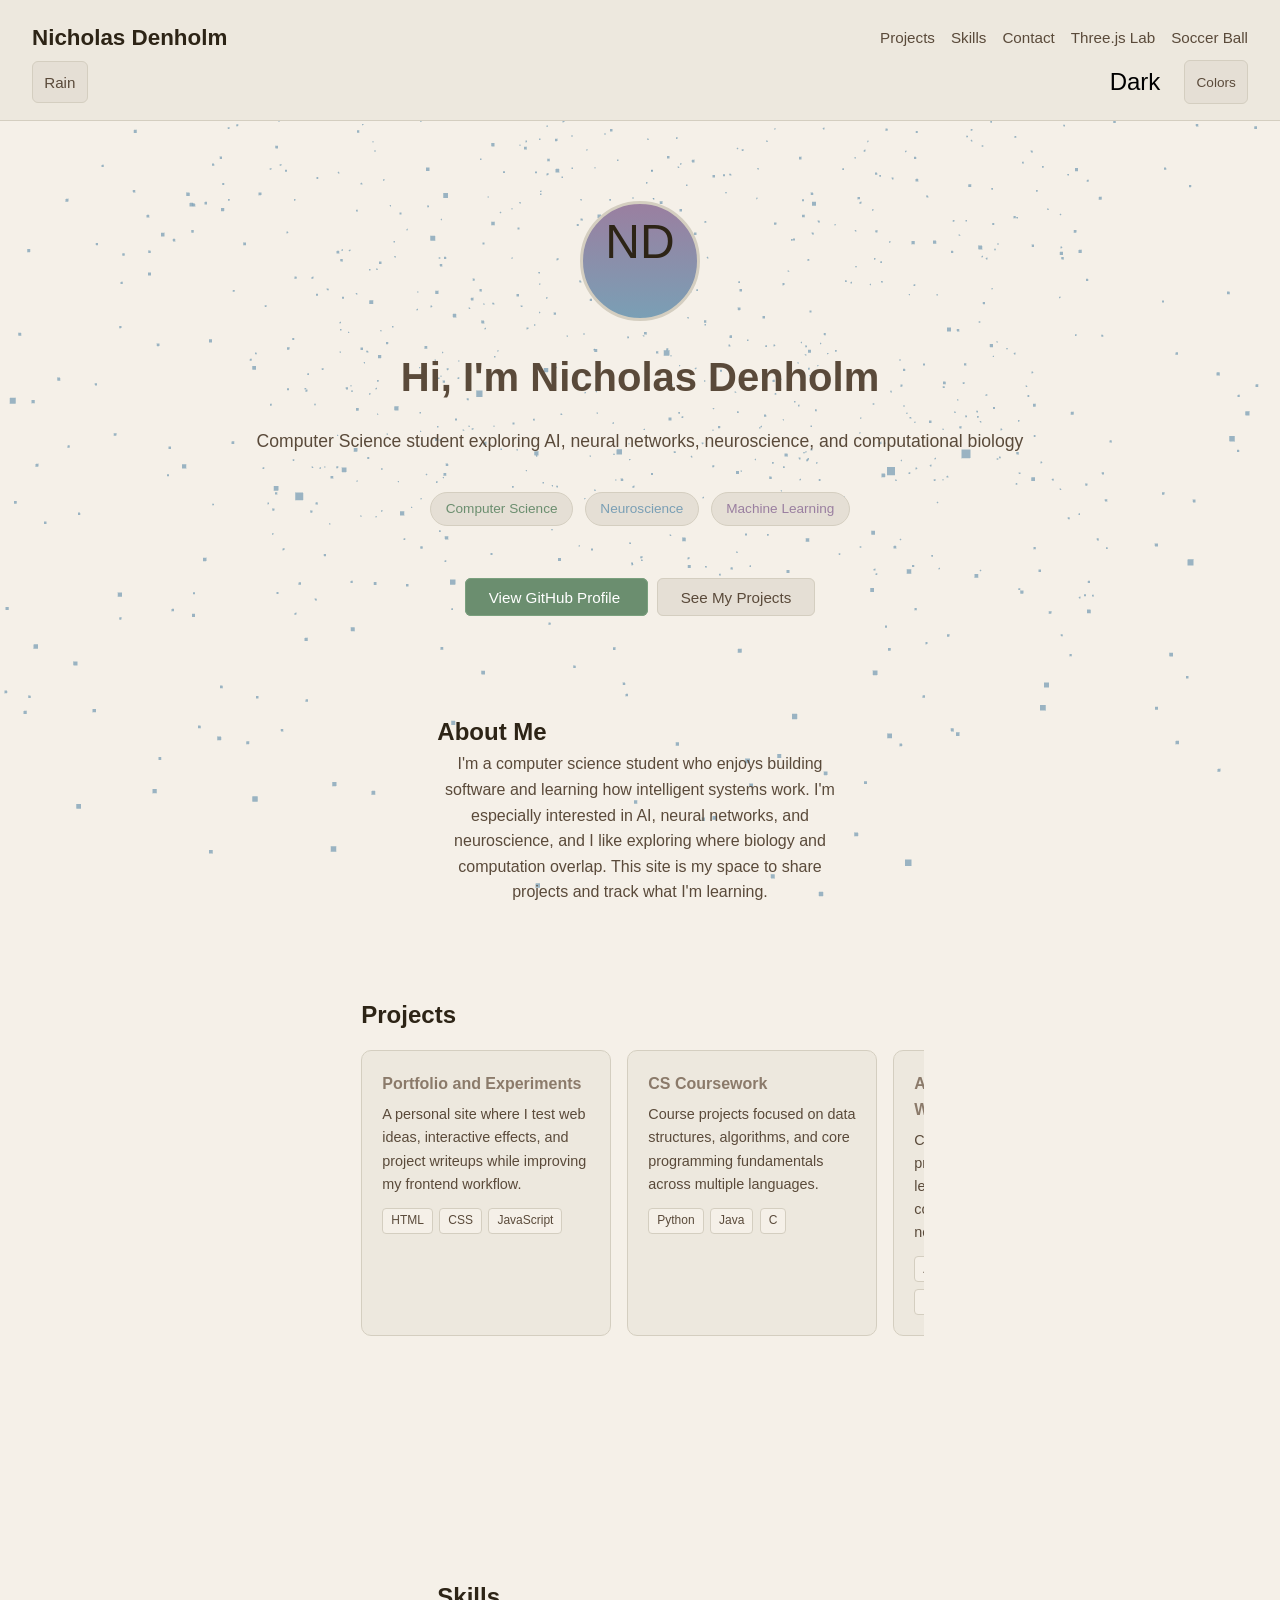
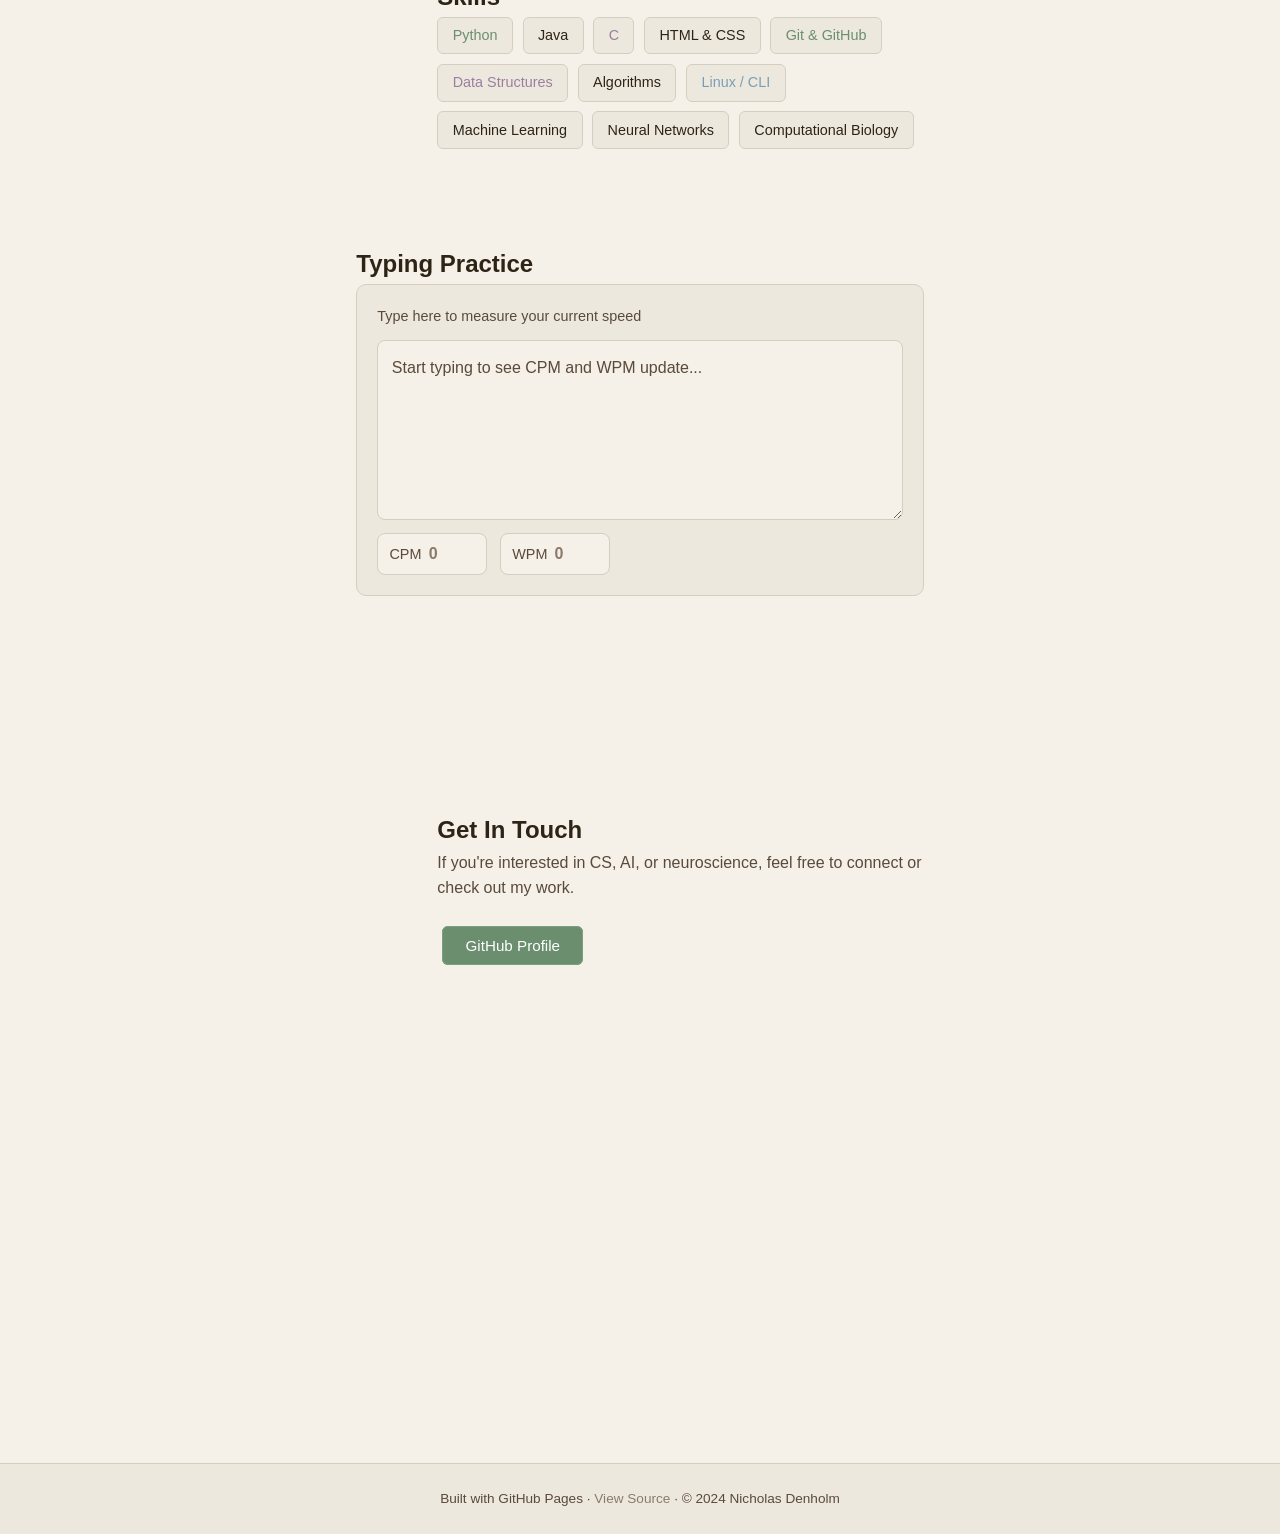
<file: index.html>
<!DOCTYPE html>
<html lang="en">
  <head>
    <meta charset="UTF-8" />
    <meta http-equiv="refresh" content="0; url=./html/index.html" />
    <meta name="viewport" content="width=device-width, initial-scale=1.0" />
    <title>Redirecting...</title>
    <script>
      window.location.replace('./html/index.html');
    </script>
  </head>
  <body>
    <p>Redirecting to <a href="./html/index.html">site home</a>...</p>
  </body>
</html>
</file>
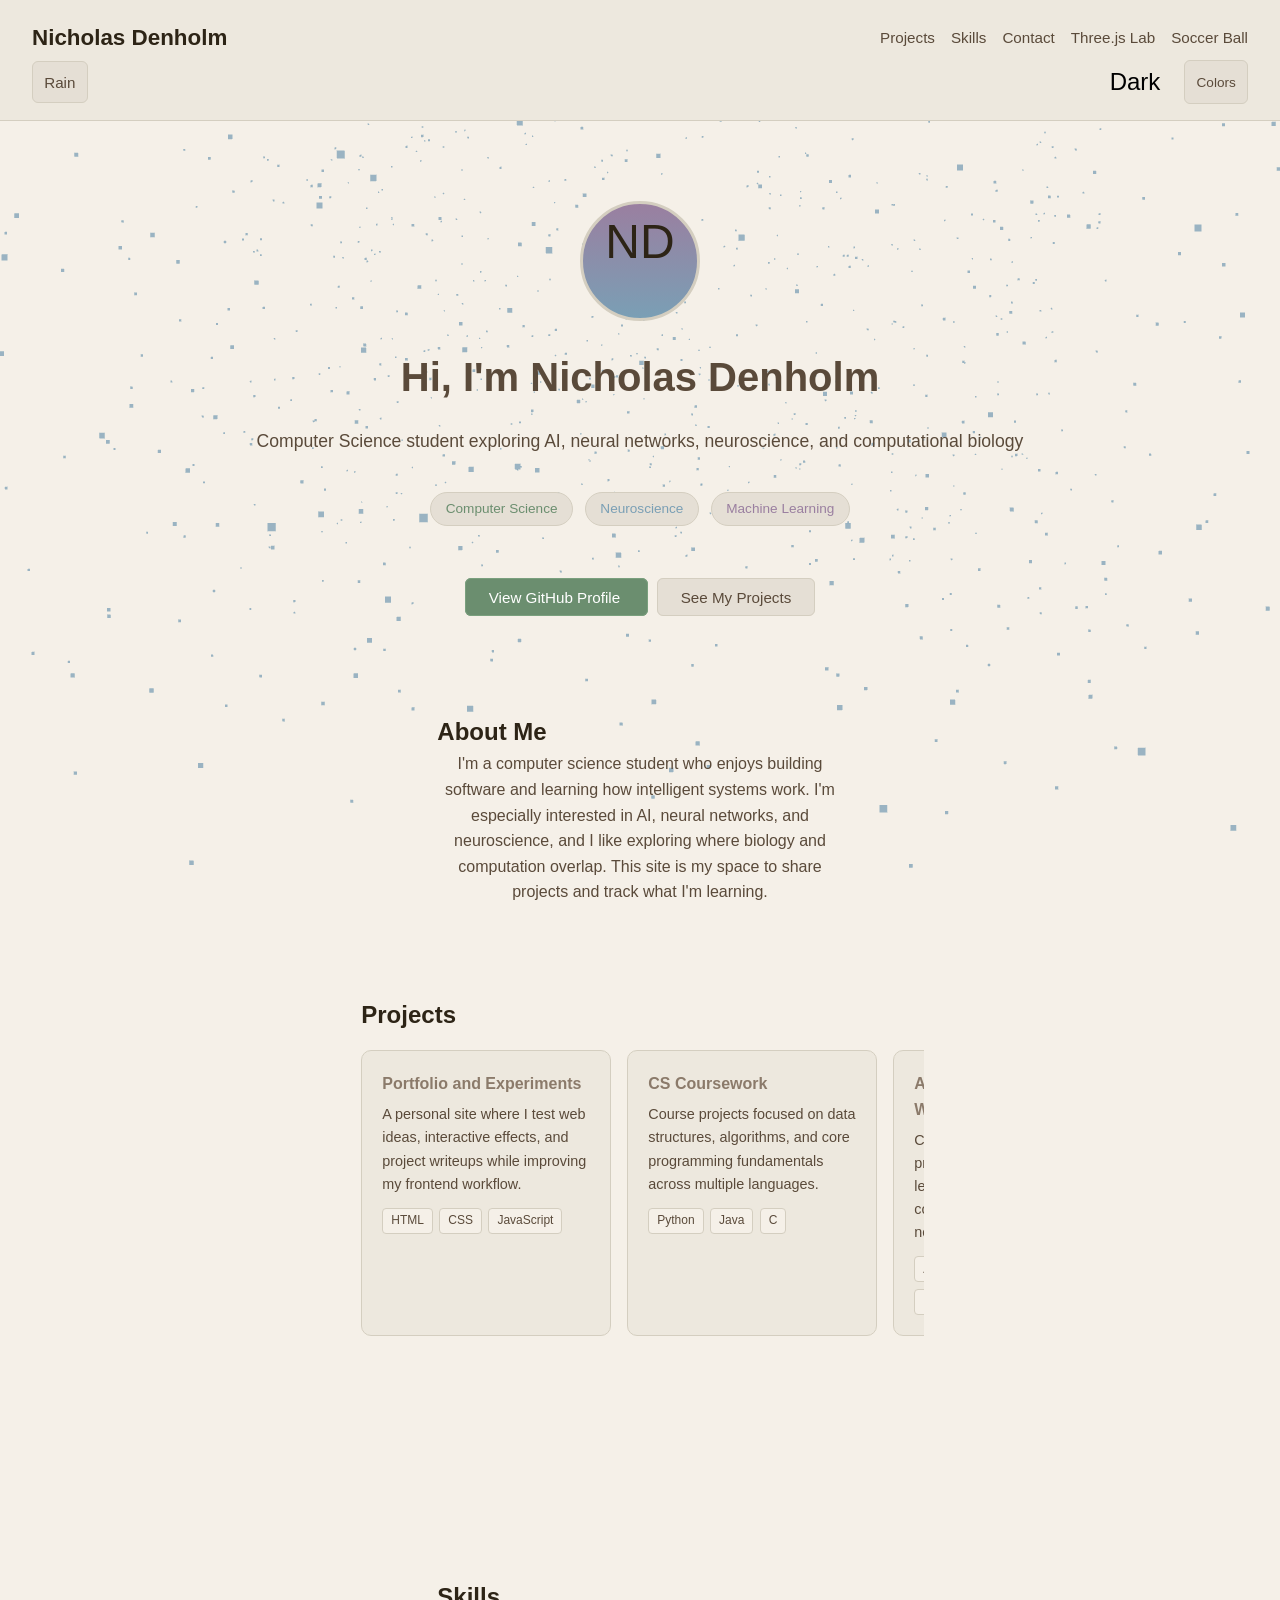
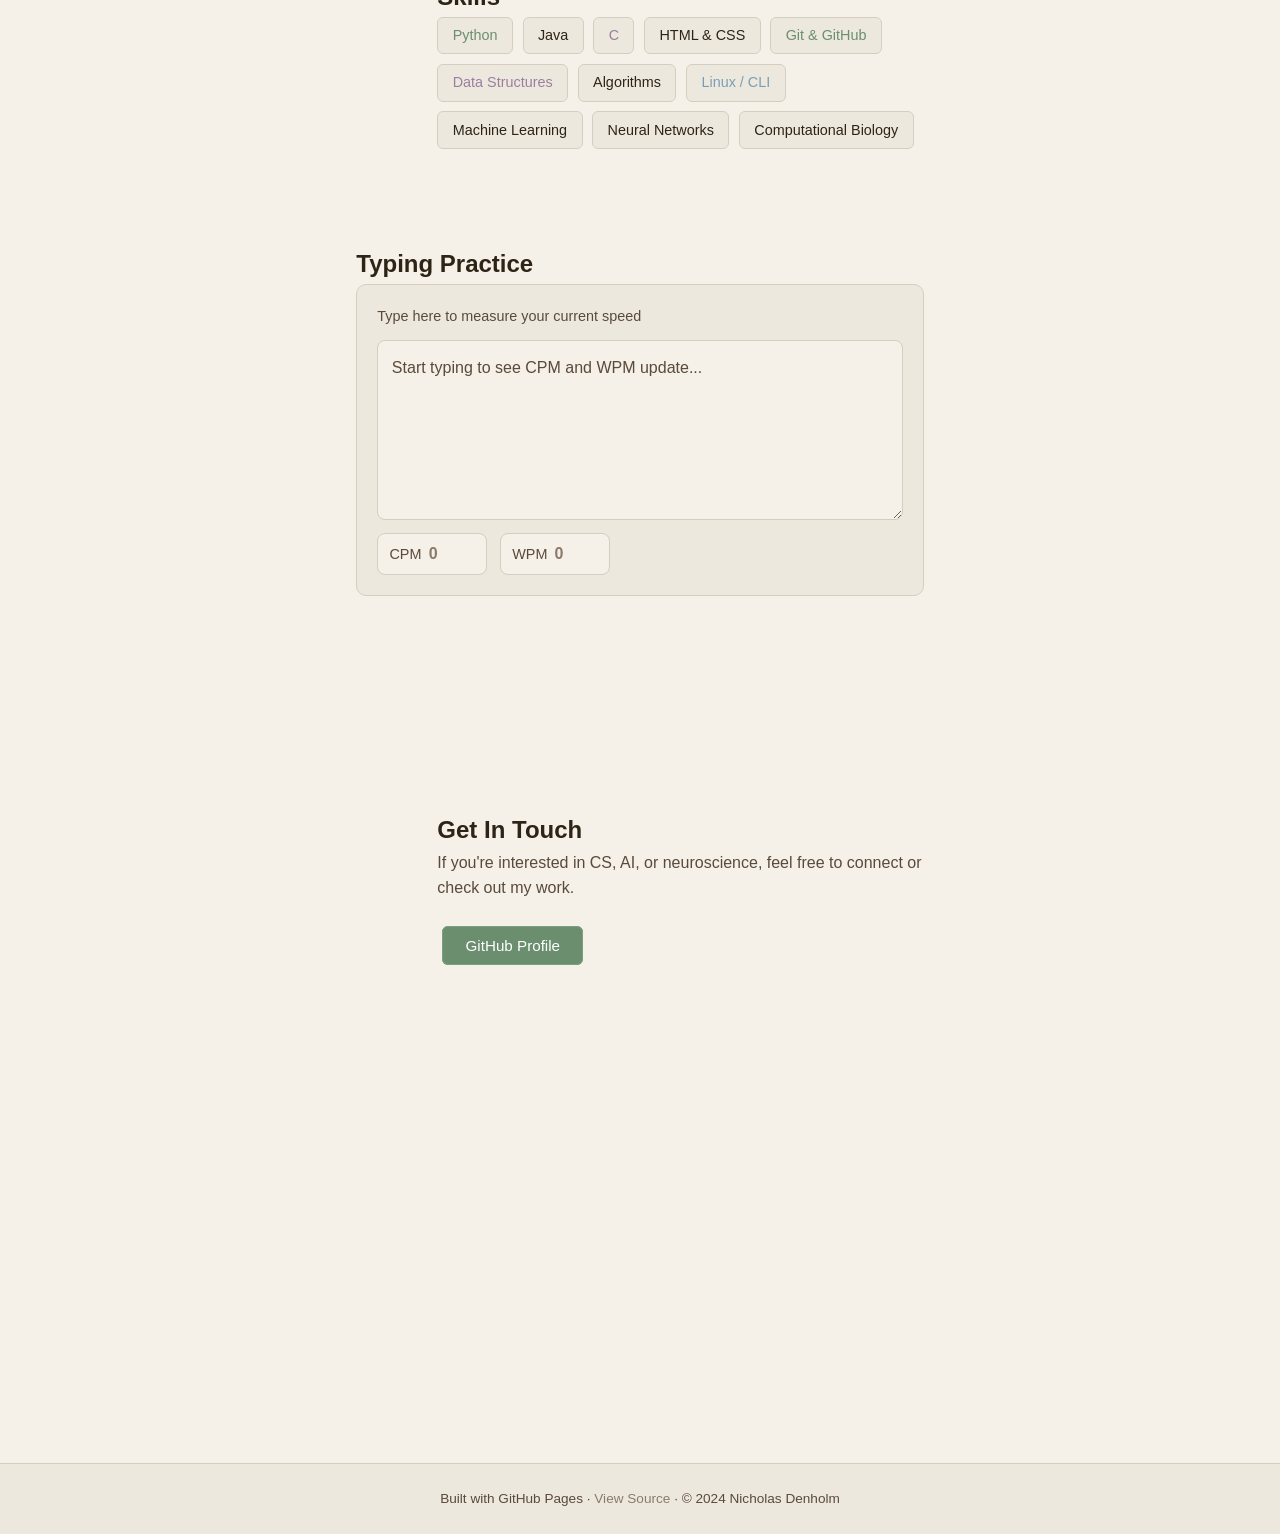
<file: html/index.html>
<!DOCTYPE html>
<html lang="en" data-theme="auto">
  <head>
    <meta charset="UTF-8" />
    <meta name="viewport" content="width=device-width, initial-scale=1.0" />
    <meta name="description" content="Nicholas Denholm – Computer Science student interested in AI, neural networks, neuroscience, and computational biology." />
    <title>Nicholas Denholm | CS, AI, and Neuroscience</title>
    <link rel="stylesheet" href="../css/style.css" />
    <link rel="stylesheet" href="../css/textpeed.css" />
    <script src="../js/theme.js" defer></script>
    <script src="../js/typingspeed.js" defer></script>
    <script src="../js/vendor/three.min.js" defer></script>
    <script src="../js/rain-effect.js" defer></script>
  </head>
  <body>

    <header>
      <span class="logo">Nicholas Denholm</span>
      <nav class="header nav">
        <a href="#projects">Projects</a>
        <a href="#skills">Skills</a>
        <a href="#contact">Contact</a>
        <a href="three-lab.html">Three.js Lab</a>
        <a href="soccer-ball.html">Soccer Ball</a>
      </nav>
      <div class="theme-box">
        <button id="theme-toggle" class="theme-toggle" aria-label="Toggle theme">
          <span id="theme-icon">Theme</span>
        </button>
        <button id="theme-editor-toggle" class="editor-toggle theme-editor-toggle" type="button" aria-label="Open color settings">
          Colors
        </button>
      </div>
      <div class="rain-box">
        <button id="rain-editor-toggle" class="editor-toggle rain-editor-toggle" type="button" aria-label="Open rain settings">
          Rain
        </button>
      </div>
    </header>

    <aside id="theme-editor" class="theme-editor" hidden>
      <div class="theme-editor-header">
        <h2>Color Settings</h2>
      </div>
      <p class="theme-editor-help">Choose a mode and adjust colors. Changes are saved automatically.</p>
      <div class="theme-editor-row">
        <label for="theme-editor-mode">Editing</label>
        <select id="theme-editor-mode">
          <option value="light">Light</option>
          <option value="dark">Dark</option>
        </select>
      </div>
      <div id="theme-editor-controls" class="theme-editor-controls"></div>
      <div class="theme-editor-actions">
        <button id="theme-reset-mode" class="btn btn-secondary" type="button">Reset Mode</button>
        <button id="theme-reset-all" class="btn btn-secondary" type="button">Reset All</button>
      </div>
    </aside>

    <aside id="rain-editor" class="rain-editor" hidden>
      <div class="rain-editor-header">
        <h2>Rain Settings</h2>
      </div>
      <p class="rain-editor-help">Tune speed, wind direction, deflection strength, and rain color.</p>
      <div class="rain-editor-controls">
        <div class="rain-editor-control">
          <label for="rain-speed">Speed</label>
          <input id="rain-speed" type="range" min="-1" max="1" step="0.05" />
          <span id="rain-speed-value">1.0x</span>
        </div>
        <div class="rain-editor-control">
          <label for="rain-direction">Direction</label>
          <input id="rain-direction" type="range" min="-0.5" max="0.5" step="0.01" />
          <span id="rain-direction-value">0.00</span>
        </div>
        <div class="rain-editor-control">
          <label for="rain-deflection">Deflection</label>
          <input id="rain-deflection" type="range" min="0" max="3" step="0.01" />
          <span id="rain-deflection-value">0.42</span>
        </div>
        <div class="rain-editor-control">
          <label for="rain-color">Color</label>
          <input id="rain-color" type="color" />
        </div>
      </div>
      <div class="rain-editor-actions">
        <button id="rain-reset" class="btn btn-secondary" type="button">Reset Rain</button>
      </div>
    </aside>

    <!-- Hero -->
    <section class="hero">
      <div class="avatar">ND</div>
      <h1>Hi, I'm Nicholas Denholm</h1>
      <p class="subtitle">Computer Science student exploring AI, neural networks, neuroscience, and computational biology</p>
      <div class="badges">
        <span class="badge green">Computer Science</span>
        <span class="badge blue">Neuroscience</span>
        <span class="badge purple">Machine Learning</span>
      </div>
      <div class="github-hero-button">
        <a class="btn btn-primary" href="https://github.com/NicholasDenholm" target="_blank" rel="noopener noreferrer">
          View GitHub Profile
        </a>
        <a class="btn btn-secondary" href="#projects">See My Projects</a>
      </div>
    </section>

    <main>

      <!-- About -->
      <section class= "group-1" id="about" style="margin-bottom: 3rem;">
        <h2 class="section-title">About Me</h2>
        <p style="max-width:700px; margin: 0 auto; text-align: center;">
          I'm a computer science student who enjoys building software and learning how
          intelligent systems work. I'm especially interested in AI, neural networks, and
          neuroscience, and I like exploring where biology and computation overlap. This
          site is my space to share projects and track what I'm learning.
        </p>
      </section>

      <!-- Projects -->
      <section class="group-2" id="projects" style="margin-bottom: 3rem;">
        <h2 class="section-title">Projects</h2>
        <div class="cards">
          <div class="card">
            <h3>Portfolio and Experiments</h3>
            <p>A personal site where I test web ideas, interactive effects, and project writeups while improving my frontend workflow.</p>
            <div class="card-tags">
              <span class="tag">HTML</span>
              <span class="tag">CSS</span>
              <span class="tag">JavaScript</span>
            </div>
          </div>
          <div class="card">
            <h3>CS Coursework</h3>
            <p>Course projects focused on data structures, algorithms, and core programming fundamentals across multiple languages.</p>
            <div class="card-tags">
              <span class="tag">Python</span>
              <span class="tag">Java</span>
              <span class="tag">C</span>
            </div>
          </div>
          <div class="card">
            <h3>AI and Neuro-Inspired Work</h3>
            <p>Current focus: building small projects around machine learning and neural-network concepts inspired by neuroscience.</p>
            <div class="card-tags">
              <span class="tag">AI</span>
              <span class="tag">Neural Networks</span>
              <span class="tag">Neuroscience</span>
            </div>
          </div>
        </div>
      </section>

      <!-- Skills -->
      <section class="group-3" id="skills" style="margin-bottom: 3rem;">
        <h2 class="section-title">Skills</h2>
        <div class="skills-list">
          <span class="skill-chip badge green">Python</span>
          <span class="skill-chip">Java</span>
          <span class="skill-chip badge purple">C</span>
          <span class="skill-chip">HTML &amp; CSS</span>
          <span class="skill-chip badge green">Git &amp; GitHub</span>
          <span class="skill-chip badge purple">Data Structures</span>
          <span class="skill-chip">Algorithms</span>
          <span class="skill-chip badge blue">Linux / CLI</span>
          <span class="skill-chip">Machine Learning</span>
          <span class="skill-chip">Neural Networks</span>
          <span class="skill-chip">Computational Biology</span>
        </div>
      </section>
      
      <section class="group-4" id="typing-practice" style="margin-bottom: 3rem;">
        <h2 class="section-title">Typing Practice</h2>
        <form id="tipper">
          <label for="textariffic" class="label">Type here to measure your current speed</label>
          <textarea id="textariffic" placeholder="Start typing to see CPM and WPM update..."></textarea>
          <div class="typing-stats">
            <p><span class="label">CPM</span><span id="CPM">0</span></p>
            <p><span class="label">WPM</span><span id="WPM">0</span></p>
          </div>
        </form>
      </section>

      <!-- Contact -->
      <section class="contact-section group-5" id="contact" style="margin-bottom: 3rem;">
        <h2 class="section-title">Get In Touch</h2>
        <p class="contact-p">If you're interested in CS, AI, or neuroscience, feel free to connect or check out my work.</p>
        <a class="btn btn-primary github-hero-button"
           href="https://github.com/NicholasDenholm"
           target="_blank"
           rel="noopener noreferrer">
          GitHub Profile
        </a>
      </section>

    </main>

    <footer>
      <p>
        Built with GitHub Pages ·
        <a href="https://github.com/NicholasDenholm/NicholasDenholm.github.io" target="_blank" rel="noopener noreferrer">
          View Source
        </a>
        · &copy; 2024 Nicholas Denholm
      </p>
    </footer>

  </body>
</html>
</file>
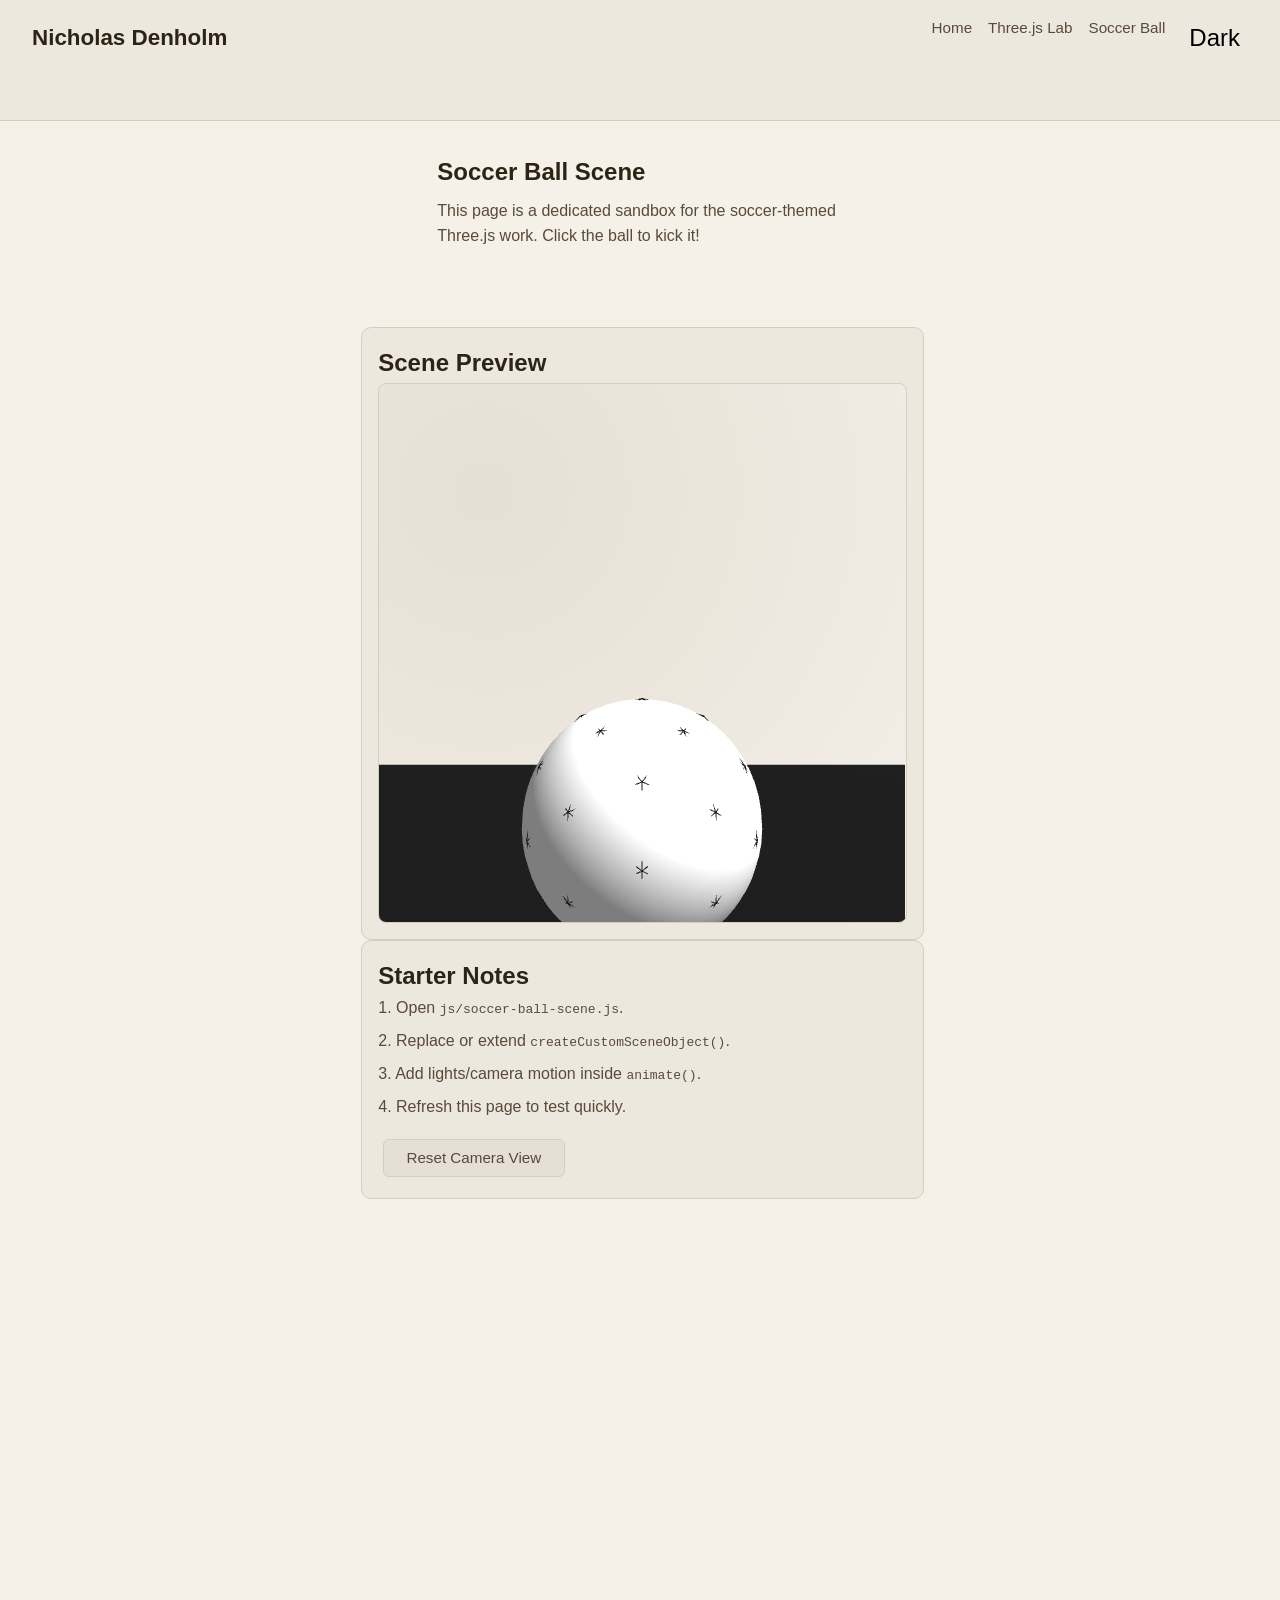
<file: html/soccer-ball.html>
<!DOCTYPE html>
<html lang="en" data-theme="auto">
  <head>
    <meta charset="UTF-8" />
    <meta name="viewport" content="width=device-width, initial-scale=1.0" />
    <meta name="description" content="Three.js soccer ball scene page for experiments and learning." />
    <title>Nicholas Denholm | Soccer Ball Scene</title>
    <link rel="stylesheet" href="../css/style.css" />
    <link rel="stylesheet" href="../css/three-lab.css" />
    <link rel="stylesheet" href="../css/soccer-ball.css" />
    <script src="../js/theme.js" defer></script>
    <script src="../js/vendor/three.min.js" defer></script>
    <script src="../js/soccer-ball-scene.js" defer></script>
  </head>
  <body>
    <header>
      <span class="logo">Nicholas Denholm</span>
      <nav>
        <a href="index.html">Home</a>
        <a href="three-lab.html">Three.js Lab</a>
        <a href="soccer-ball.html">Soccer Ball</a>
        <button id="theme-toggle" class="theme-toggle" aria-label="Toggle theme">
          <span id="theme-icon">Dark</span>
        </button>
      </nav>
    </header>

    <main class="lab-main ">
      <section class="lab-intro soccer-group-1">
        <h1>Soccer Ball Scene</h1>
        <p>
          This page is a dedicated sandbox for the soccer-themed Three.js work.
          Click the ball to kick it!
        </p>
      </section>

      <section class="lab-layout soccer-group-2">
        <div class="lab-card">
          <h2 class="section-title">Scene Preview</h2>
          <div id="soccer-scene-canvas" class="three-lab-canvas"></div>
          <p id="soccer-scene-status" class="lab-status" hidden></p>
        </div>

        <aside class="lab-card">
          <h2 class="section-title">Starter Notes</h2>
          <div class="soccer-notes">
            <p>1. Open <code>js/soccer-ball-scene.js</code>.</p>
            <p>2. Replace or extend <code>createCustomSceneObject()</code>.</p>
            <p>3. Add lights/camera motion inside <code>animate()</code>.</p>
            <p>4. Refresh this page to test quickly.</p>
          </div>
          <button id="soccer-reset-view" class="btn btn-secondary" type="button">Reset Camera View</button>
        </aside>
      </section>
    </main>
  </body>
</html>
</file>
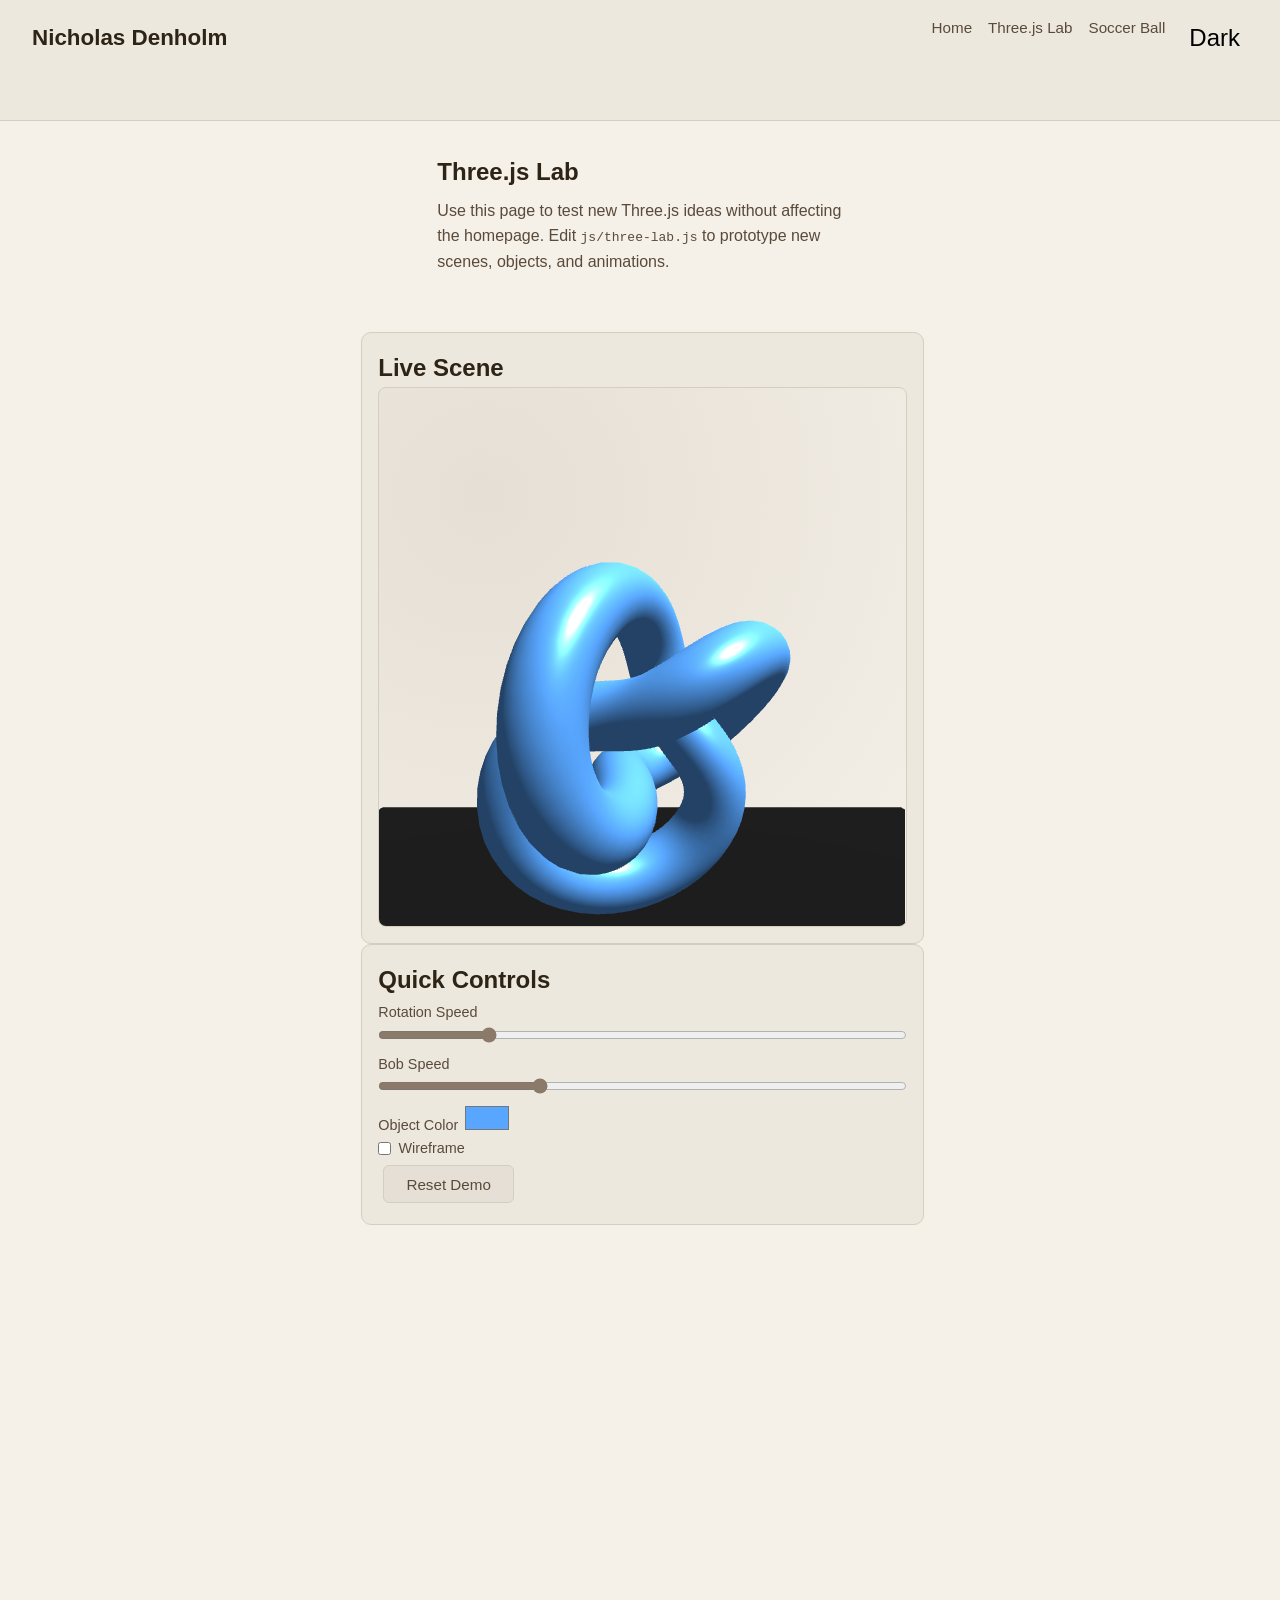
<file: html/three-lab.html>
<!DOCTYPE html>
<html lang="en" data-theme="auto">
  <head>
    <meta charset="UTF-8" />
    <meta name="viewport" content="width=device-width, initial-scale=1.0" />
    <meta name="description" content="Three.js lab for testing new visual scripts and effects." />
    <title>Nicholas Denholm | Three.js Lab</title>
    <link rel="stylesheet" href="../css/style.css" />
    <link rel="stylesheet" href="../css/three-lab.css" />
    <script src="../js/theme.js" defer></script>
    <script src="../js/vendor/three.min.js" defer></script>
    <script src="../js/three-lab.js" defer></script>
  </head>
  <body>
    <header>
      <span class="logo">Nicholas Denholm</span>
      <nav>
        <a href="index.html">Home</a>
        <a href="three-lab.html">Three.js Lab</a>
        <a href="soccer-ball.html">Soccer Ball</a>
        <button id="theme-toggle" class="theme-toggle" aria-label="Toggle theme">
          <span id="theme-icon">Dark</span>
        </button>
      </nav>
    </header>

    <main class="lab-main ">
      <section class="lab-intro lab-group-1">
        <h1>Three.js Lab</h1>
        <p>
          Use this page to test new Three.js ideas without affecting the homepage. Edit
          <code>js/three-lab.js</code> to prototype new scenes, objects, and animations.
        </p>
      </section>

      <section class="lab-layout lab-group-2">
        <div class="lab-card lab-group-1">
          <h2 class="section-title">Live Scene</h2>
          <div id="three-lab-canvas" class="three-lab-canvas"></div>
          <p id="three-lab-status" class="lab-status" hidden></p>
        </div>

        <aside class="lab-card">
          <h2 class="section-title">Quick Controls</h2>
          <div class="lab-controls">
            <label for="lab-rotation-speed">Rotation Speed</label>
            <input id="lab-rotation-speed" type="range" min="0" max="0.1" step="0.005" value="0.02" />

            <label for="lab-bob-speed">Bob Speed</label>
            <input id="lab-bob-speed" type="range" min="0" max="4" step="0.1" value="1.2" />

            <label for="lab-color">Object Color</label>
            <input id="lab-color" type="color" value="#58a6ff" />

            <label class="lab-checkbox">
              <input id="lab-wireframe" type="checkbox" />
              Wireframe
            </label>

            <button id="lab-reset" class="btn btn-secondary" type="button">Reset Demo</button>
          </div>
        </aside>
      </section>
    </main>
  </body>
</html>
</file>
<file: css/style.css>
/* ========================================
   CSS CUSTOM PROPERTIES (Theme Variables)
   Edit these to customize your theme colors
   ======================================== */

:root[data-theme="light"]{
  /* Light Mode Colors (Soft Pastels) */
  --bg-primary: #f5f0e8;
  --bg-secondary: #ede8de;
  --bg-tertiary: #e5dfd5;
  --text-primary: #2d2416;
  --text-secondary: #5a4a3a;
  --border-color: #d4cec0;
  --accent-primary: #8b7a6a;
  --accent-blue: #7a9fb5;
  --accent-green: #6b8e6f;
  --accent-purple: #9a7fa0;
  --gradient-1: #d4a5ff;
  --gradient-2: #a5e8ff;
  --button-primary-bg: #6b8e6f;
  --button-primary-hover: #7aa07e;
  --button-secondary-bg: #e5dfd5;
  --button-secondary-text: #5a4a3a;
  --button-secondary-border: #d4cec0;
}

/* Dark Mode Colors (Keep current dark theme) */
:root[data-theme="dark"] {
  --bg-primary: #0d1117;
  --bg-secondary: #161b22;
  --bg-tertiary: #21262d;
  --text-primary: #c9d1d9;
  --text-secondary: #8b949e;
  --border-color: #30363d;
  --accent-primary: #58a6ff;
  --accent-blue: #58a6ff;
  --accent-green: #3fb950;
  --accent-purple: #bc8cff;
  --gradient-1: #58a6ff;
  --gradient-2: #bc8cff;
  --button-primary-bg: #238636;
  --button-primary-hover: #2ea043;
  --button-secondary-bg: #21262d;
  --button-secondary-text: #c9d1d9;
  --button-secondary-border: #30363d;
}

/* Auto-detect system preference for dark mode */
@media (prefers-color-scheme: dark) {
  :root {
    --bg-primary: #0d1117;
    --bg-secondary: #161b22;
    --bg-tertiary: #21262d;
    --text-primary: #c9d1d9;
    --text-secondary: #8b949e;
    --border-color: #30363d;
    --accent-primary: #58a6ff;
    --accent-blue: #58a6ff;
    --accent-green: #3fb950;
    --accent-purple: #bc8cff;
    --gradient-1: #58a6ff;
    --gradient-2: #bc8cff;
    --button-primary-bg: #238636;
    --button-primary-hover: #2ea043;
    --button-secondary-bg: #21262d;
    --button-secondary-text: #c9d1d9;
    --button-secondary-border: #30363d;
  }
}

* {
  margin: 0;
  padding: 0;
  box-sizing: border-box;
}

body {
  font-family: 'Segoe UI', Tahoma, Geneva, Verdana, sans-serif;
  background-color: var(--bg-primary);
  color: var(--text-primary);
  line-height: 1.6;
  min-height: 100vh;
  min-width: 100vh;
  overflow-x: hidden;
  position: relative;
  transition: background-color 0.2s ease, color 0.2s ease;
}

#rain-layer {
  height: 100vh;
  inset: 0;
  pointer-events: none;
  position: fixed;
  width: 120vw;
  z-index: -100;
  color: var(--accent-blue);
}


main {
  max-width: 100%;
  margin: 0 auto;
  padding: 2rem;

  display: grid;
  grid-template-columns: repeat(15, 1fr);
  grid-template-rows: repeat(16, 0.5fr);
}

.hero,
main,
footer {
  position: relative;
  z-index: 1;
}

header {
  display: grid;
  grid-template-columns: repeat(3, 1fr);
  grid-template-rows: repeat(2, 1fr);
  background-color: var(--bg-secondary);
  border-bottom: 1px solid var(--border-color);
  padding: 1rem 2rem; 
  align-items: center;
  justify-content: space-between;
  transition: background-color 0.2s ease, border-color 0.2s ease;
}

header .logo {
  font-size: 1.4rem;
  font-weight: 700;
  color: var(--text-primary);
  transition: color 0.2s ease;
}

header nav {
  grid-column: 3;
  grid-template-rows: auto auto;
  justify-self: end;
  display: flex;
  gap: 1rem;
}

header nav a {
  color: var(--text-secondary);
  text-decoration: none;
  font-size: 0.95rem;
  transition: color 0.2s ease;
}

header nav a:hover {
  color: var(--text-primary);
}

.theme-box {
  grid-column: 3;
  grid-row: 2;
  display: flex;
  gap: 1rem;
  justify-self: end;
}

.rain-box {
  grid-column: 1;
  grid-row: 2;
  display: flex;
  gap: 1rem;
  justify-self: start;
}
/*----------- Toggle Buttons ------------- */
.theme-toggle {
  justify-self: end;
  background: none;
  border: none;
  font-size: 1.5rem;
  cursor: pointer;
  padding: 0.5rem;
  display: flex;
  align-items: center;
  justify-content: center;
  transition: transform 0.3s ease;
}

.theme-toggle:hover {
  transform: scale(1.1) rotate(20deg);
}

.theme-toggle:active {
  transform: scale(0.95);
}

.editor-toggle {
  background: none;
  background-color: var(--button-secondary-bg);
  border: 1px solid var(--button-secondary-border);
  border-radius: 6px;
  color: var(--button-secondary-text);
  cursor: pointer;
  
  padding: 0.4rem 0.7rem;
  transition: all 0.2s ease; 
}

.theme-editor-toggle {
  grid-column: 3;
  grid-row: 2;
  justify-self: end;
  font-size: 0.85rem;
}

.rain-editor-toggle { 
  grid-column: 1;
  grid-row: 2;
  justify-self: start;
  font-size: 0.95rem;
  padding: 0.7rem 0.7rem;
}

.theme-editor-toggle:hover,
.rain-editor-toggle:hover {
  border-color: var(--accent-primary);
  color: var(--accent-primary);
}

.theme-editor,
.rain-editor {
  background-color: var(--bg-secondary);
  border: 1px solid var(--border-color);
  border-radius: 10px;
  max-height: calc(100vh - 10rem);
  overflow-y: auto;
  padding: 1rem;
  margin-top: 3rem;
  position: fixed;
  right: 1rem;
  top: 5.25rem;
  width: min(92vw, 340px);
  z-index: 20;
}

.rain-editor {
  grid-column: 1;
  grid-row: 2;
  justify-self: start;
  background: none;
  margin-top: 3rem;
  left: 1rem;
  right: auto;
}

.theme-editor-header,
.rain-editor-header {
  align-items: center;
  display: flex;
  justify-content: space-between;
  margin-bottom: 0.4rem;
}

.theme-editor-header h2,
.rain-editor-header h2 {
  font-size: 1rem;
}

.theme-editor-help,
.rain-editor-help {
  color: var(--text-secondary);
  font-size: 0.85rem;
  margin-bottom: 0.8rem;
}

.theme-editor-row {
  align-items: center;
  display: flex;
  gap: 0.6rem;
  margin-bottom: 0.8rem;
}

.theme-editor-row label {
  color: var(--text-secondary);
  font-size: 0.9rem;
}

.theme-editor-row select {
  background-color: var(--bg-primary);
  border: 1px solid var(--border-color);
  border-radius: 6px;
  color: var(--text-primary);
  flex: 1;
  padding: 0.3rem 0.45rem;
}

.theme-editor-controls {
  display: grid;
  gap: 0.55rem;
}

.theme-editor-control {
  align-items: center;
  background-color: var(--bg-primary);
  border: 1px solid var(--border-color);
  border-radius: 8px;
  display: flex;
  gap: 0.7rem;
  justify-content: space-between;
  padding: 0.45rem 0.55rem;
}

.theme-editor-control label {
  color: var(--text-secondary);
  font-size: 0.82rem;
}

.theme-editor-control input[type="color"] {
  background: transparent;
  border: none;
  cursor: pointer;
  height: 30px;
  padding: 0;
  width: 40px;
}

.theme-editor-actions {
  display: flex;
  gap: 0.4rem;
  margin-top: 0.9rem;
}

.theme-editor-actions .btn {
  margin: 0;
}

.rain-editor-controls {
  display: grid;
  gap: 0.55rem;
}

.rain-editor-control {
  align-items: center;
  background-color: var(--bg-primary);
  border: 1px solid var(--border-color);
  border-radius: 8px;
  display: grid;
  gap: 0.45rem;
  grid-template-columns: 4.6rem 1fr 3rem;
  padding: 0.45rem 0.55rem;
}

.rain-editor-control label {
  color: var(--text-secondary);
  font-size: 0.82rem;
}

.rain-editor-control input[type="range"] {
  accent-color: var(--accent-primary);
  width: 100%;
}

.rain-editor-control input[type="color"] {
  background: transparent;
  border: none;
  cursor: pointer;
  height: 30px;
  justify-self: end;
  padding: 0;
  width: 40px;
}

.rain-editor-control span {
  color: var(--text-primary);
  font-size: 0.8rem;
  text-align: right;
}

.rain-editor-actions {
  display: flex;
  gap: 0.4rem;
  margin-top: 0.9rem;
}

.rain-editor-actions .btn {
  margin: 0;
}

/* ---------------- Hero -----------------*/
.hero { 
  display: grid;
  grid-template-columns: repeat(5, 1fr);
  grid-template-rows: repeat(5 ,0.5fr);
  text-align: center;
  align-items: center;
  padding: 5rem 2rem 3rem;
}

.hero .avatar {
  width: 120px;
  height: 120px;
  border-radius: 50%;
  background: linear-gradient(0deg, var(--accent-blue), var(--accent-purple));
  grid-column: 3;
  grid-row: 1;
  justify-self: center;
  text-align: center;
  font-size: 3rem;
  margin-bottom: 1.5rem;
  border: 3px solid var(--border-color);
  transition: transform 0.3s ease, border-color 0.2s ease;
}

.hero .avatar:hover {
  transform: scale(1.05) rotate(0deg);
}

.hero h1 {
  grid-column: 1/ span 5;
  grid-row: 2;
  align-items: center; 
  font-size: 2.5rem;
  color: var(--text-secondary);
  margin-bottom: 0.5rem;
  transition: color 0.2s ease;
}

.hero .subtitle {
  font-size: 1.1rem;
  grid-column: 1/ span 5;
  grid-row: 3;
  align-items: center; 
  color: var(--text-secondary);
  margin-bottom: 1.5rem;
  transition: color 0.2s ease;
}

.hero .badges {
  grid-column: 1/ span 5;
  grid-row: 4;
  align-items: center; 
  display: flex;
  gap: 0.75rem;
  flex-wrap: wrap;
  justify-content: center;
  margin-bottom: 2rem;
}

.github-hero-button {
  grid-column: 1/ span 5;
  grid-row: 5;
  align-items: center; 
  border: 1px solid transparent;
}

/* --------------- Badges ------------------- */
.badge {
  background-color: var(--bg-tertiary);
  border: 1px solid var(--border-color);
  border-radius: 2rem;
  padding: 0.3rem 0.9rem;
  font-size: 0.85rem;
  color: var(--accent-blue);
  transition: all 0.2s ease;
}

.badge.blue {
  color: var(--accent-blue);
}

.badge.green {
  color: var(--accent-green);
}

.badge.purple {
  color: var(--accent-purple);
}

.badge.blue:hover {
  opacity: 0.6;
  border-color: var(--accent-blue);
}

.badge.green:hover {
  opacity: 0.6;
  border-color: var(--accent-green);
  color: var(--accent-green);
}

.badge.purple:hover {
  opacity: 0.6;
  color: var(--accent-purple);
  border-color: var(--accent-purple);
}


/* --------------- Buttons ------------------- */
.btn {
  /*display: inline-block;*/
  padding: 0.6rem 1.4rem;
  border-radius: 6px;
  font-size: 0.95rem;
  text-decoration: none;
  transition: all 0.2s ease;
  margin: 0.3rem;
  border: 1px solid transparent;
}

.btn-primary {
  background-color: var(--button-primary-bg);
  border-color: var(--button-primary-hover);
  color: #ffffff;
}

.btn-primary:hover {
  background-color: var(--button-primary-hover);
  transform: translateY(-2px);
}

.btn-secondary {
  background-color: var(--button-secondary-bg);
  border: 1px solid var(--button-secondary-border);
  color: var(--button-secondary-text);
}

.btn-secondary:hover {
  background-color: var(--border-color);
  transform: translateY(-2px);
}


/* ----------------- About and  paragraphs ---------- */
#about p,
.contact- p {
  color: var(--text-secondary);
  transition: color 0.2s ease;
}

.-title {
  text-align: center; 
  font-size: 1.4rem;
  font-weight: 600;
  color: var(--text-primary);
  margin-bottom: 1.25rem;
  padding-bottom: 0.5rem;
  border-bottom: 1px solid var(--border-color);
  transition: all 0.2s ease;
}

.cards {
  display: flex;
  overflow-x: auto;
  scroll-snap-type: x mandatory;
  scrollbar-width: none;
  padding-top: 1rem;
  padding-bottom: 1rem;
  gap: 1rem;
  margin-bottom: 3rem;
}

.card {
  min-width: 50px;
  max-width: 250px;
  flex: 0 0 auto;
  scroll-snap-align: center;
  background-color: var(--bg-secondary);
  border: 1px solid var(--border-color);
  border-radius: 10px;
  padding: 1.25rem;
  transition: all 0.2s ease;
}

.card:hover {
  border-color: var(--accent-primary);
  transform: translateY(-4px);
  box-shadow: 0 4px 12px rgba(0, 0, 0, 0.1);
}

.card h3 {
  color: var(--accent-primary);
  font-size: 1rem;
  margin-bottom: 0.4rem;
  transition: color 0.2s ease;
}

.card p {
  color: var(--text-secondary);
  font-size: 0.9rem;
  transition: color 0.2s ease;
}

.card .card-tags {
  margin-top: 0.75rem;
  display: flex;
  gap: 0.4rem;
  flex-wrap: wrap;
}

.tag {
  background-color: var(--bg-primary);
  border: 1px solid var(--border-color);
  border-radius: 4px;
  padding: 0.15rem 0.5rem;
  font-size: 0.75rem;
  color: var(--text-secondary);
  transition: all 0.2s ease;
}

.tag:hover {
  border-color: var(--accent-primary);
}

.skills-list {
  display: flex;
  flex-wrap: wrap;
  gap: 0.6rem;
  margin-bottom: 3rem;
}

.skill-chip {
  background-color: var(--bg-secondary);
  border: 1px solid var(--border-color);
  border-radius: 6px;
  padding: 0.4rem 0.9rem;
  font-size: 0.9rem;
  color: var(--text-primary);
  transition: all 0.2s ease;
}

.skill-chip:hover {
  border-color: var(--accent-primary);
  color: var(--accent-primary);
}

.sdp- {
  background: linear-gradient(135deg, var(--gradient-1), var(--gradient-2));
  opacity: 0.85;
  border: 1px solid var(--border-color);
  border-radius: 10px;
  padding: 2rem;
  margin-bottom: 3rem;
  text-align: center;
  transition: all 0.2s ease;
}

.sdp-:hover {
  opacity: 1;
}

.sdp- h2 {
  color: var(--text-primary);
  margin-bottom: 0.75rem;
  transition: color 0.2s ease;
}

.sdp- p {
  color: var(--text-secondary);
  margin-bottom: 1.25rem;
  max-width: 600px;
  margin-left: auto;
  margin-right: auto;
  transition: color 0.2s ease;
}

.sdp-benefits {
  gap: 1rem;
  margin-bottom: 1.5rem;
  text-align: left;
}

.sdp-benefit {
  background-color: rgba(255, 255, 255, 0.1);
  border: 1px solid var(--border-color);
  border-radius: 8px;
  padding: 1rem;
  transition: all 0.2s ease;
}

.sdp-benefit:hover {
  transform: translateY(-4px);
  background-color: rgba(255, 255, 255, 0.15);
}

.sdp-benefit .icon {
  font-size: 1.5rem;
  margin-bottom: 0.4rem;
}

.sdp-benefit h4 {
  color: var(--text-primary);
  font-size: 0.95rem;
  margin-bottom: 0.25rem;
  transition: color 0.2s ease;
}

.sdp-benefit p {
  color: var(--text-secondary);
  font-size: 0.82rem;
  margin: 0;
  transition: color 0.2s ease;
}

.contact-section {
  text-align: left;
  margin-bottom: 3rem;
}

.contact.a {
  padding-top: 1rem;
}

.contact-p {
  color: var(--text-secondary);
  margin-bottom: 2rem;
  transition: color 0.2s ease;
}

footer {
  background-color: var(--bg-secondary);
  border-top: 1px solid var(--border-color);
  text-align: center;
  padding: 1.5rem 2rem;
  color: var(--text-secondary);
  font-size: 0.85rem;
  transition: all 0.2s ease;
}

footer a {
  color: var(--accent-primary);
  text-decoration: none;
  transition: color 0.2s ease;
}

footer a:hover {
  text-decoration: underline;
}


.group-1 {
  grid-column: 6 / 11;
  grid-row: 1 / span 2;
}

.group-2 {
  align-items: center;
  padding-left: 5px;
  grid-column: 5 / span 7;
  grid-row: 3 / span 5;
}

.group-3 {
  padding-top: 1rem;
  grid-column: 6 / span 6;
  grid-row: 7 / span 2;
}

.group-4 {
  grid-column: 5 / span 7;
  grid-row: 9 / span 4;
}

.group-5 {
  grid-column: 6 / span 6;
  grid-row: 13 / span 1;
}

@media (max-width: 600px) {
  .hero h1 {
    font-size: 1.8rem;
  }

  header {
    flex-direction: column;
    gap: 0.75rem;
  }

  header nav {
    width: 100%;
    justify-content: center;
    gap: 0.5rem;
  }

  header nav a {
    font-size: 0.85rem;
  }

  .theme-toggle {
    position: absolute;
    right: 1rem;
    top: 1rem;
  }

  .theme-editor-toggle {
    margin-left: auto;
  }

  .rain-editor-toggle {
    margin-left: auto;
  }

  .theme-editor {
    right: 0.5rem;
    top: 6.5rem;
  }

  .rain-editor {
    left: 0.5rem;
    top: 6.5rem;
  }
}
</file>
<file: css/textpeed.css>
#tipper {
  background-color: var(--bg-secondary);
  border: 1px solid var(--border-color);
  border-radius: 10px;
  display: flex;
  flex-direction: column;
  gap: 0.8rem;
  margin: 0 auto;
  max-width: 900px;
  padding: 1.25rem;
  transition: all 0.2s ease;
}

#tipper:focus-within {
  border-color: var(--accent-primary);
  box-shadow: 0 4px 12px rgba(0, 0, 0, 0.1);
}

#tipper .label {
  color: var(--text-secondary);
  font-size: 0.9rem;
  transition: color 0.2s ease;
}

#textariffic {
  background-color: var(--bg-primary);
  border: 1px solid var(--border-color);
  border-radius: 8px;
  color: var(--text-primary);
  font: inherit;
  line-height: 1.6;
  min-height: 180px;
  padding: 0.85rem;
  resize: vertical;
  transition: border-color 0.2s ease, box-shadow 0.2s ease, color 0.2s ease, background-color 0.2s ease;
  width: 100%;
}

#textariffic::placeholder {
  color: var(--text-secondary);
}

#textariffic:focus {
  border-color: var(--accent-primary);
  box-shadow: 0 0 0 2px color-mix(in srgb, var(--accent-primary) 25%, transparent);
  outline: none;
}

.typing-stats {
  display: flex;
  flex-wrap: wrap;
  gap: 0.8rem;
}

.typing-stats p {
  align-items: center;
  background-color: var(--bg-primary);
  border: 1px solid var(--border-color);
  border-radius: 8px;
  color: var(--text-primary);
  display: inline-flex;
  gap: 0.45rem;
  margin: 0;
  min-width: 110px;
  padding: 0.45rem 0.7rem;
}

#CPM,
#WPM {
  color: var(--accent-primary);
  font-weight: 700;
}

@media (max-width: 600px) {
  #tipper {
    padding: 1rem;
  }

  .typing-stats p {
    width: 100%;
  }
}
</file>
<file: css/three-lab.css>
.lab-main {
  margin: 0 auto;
  max-width: 120vw;
  padding: 2rem;
  display: grid;
  
  grid-column: repeat(3, 1fr);
  grid-row: repeat(2, 1fr);
  
}

.lab-intro {
  margin-bottom: 1.5rem;
}

.lab-intro h1 {
  margin-bottom: 0.4rem;
}

.lab-intro p {
  color: var(--text-secondary);
  max-width: 760px;
}

.lab-layout {
  gap: 1rem;
}

.lab-card {
  background-color: var(--bg-secondary);
  border: 1px solid var(--border-color);
  border-radius: 10px;
  padding: 1rem;
}

.three-lab-canvas {
  background: radial-gradient(circle at 20% 20%, var(--bg-tertiary), var(--bg-primary));
  border: 1px solid var(--border-color);
  border-radius: 8px;
  height: 60vh;
  min-height: 360px;
  overflow: hidden;
  width: 100%;
}

.three-lab-canvas canvas {
  display: block;
}

.lab-status {
  color: var(--text-secondary);
  margin-top: 0.6rem;
}

.lab-controls {
  grid-column: 4 / 8;
  gap: 0.6rem;
}

.lab-controls label {
  color: var(--text-secondary);
  font-size: 0.9rem;
}

.lab-controls input[type="range"] {
  accent-color: var(--accent-primary);
  width: 100%;
}

.lab-controls input[type="color"] {
  background: transparent;
  border: none;
  cursor: pointer;
  height: 32px;
  padding: 0;
  width: 48px;
}

.lab-checkbox {
  align-items: center;
  display: flex;
  gap: 0.45rem;
}


.lab-group-1 {
  grid-column: 6 / 11;
  grid-row: 1 / span 2;
}

.lab-group-2 {
  align-items: center;
  padding-left: 5px;
  grid-column: 5 / span 7;
  grid-row: 2 / span 5;
}

@media (max-width: 900px) {
  .lab-layout {
    grid-template-columns: 1fr;
  }
}
</file>
<file: css/soccer-ball.css>
.soccer-notes {
  color: var(--text-secondary);
  display: grid;
  gap: 0.45rem;
  margin-bottom: 0.9rem;
}

.soccer-notes p {
  margin: 0;
}

.soccer-group-1 {
  grid-column: 6 / 11;
  grid-row: 1 / span 2;
}

.soccer-group-2 {
  align-items: center;
  padding-left: 5px;
  grid-column: 5 / span 7;
  grid-row: 2 / span 5;
}
</file>
